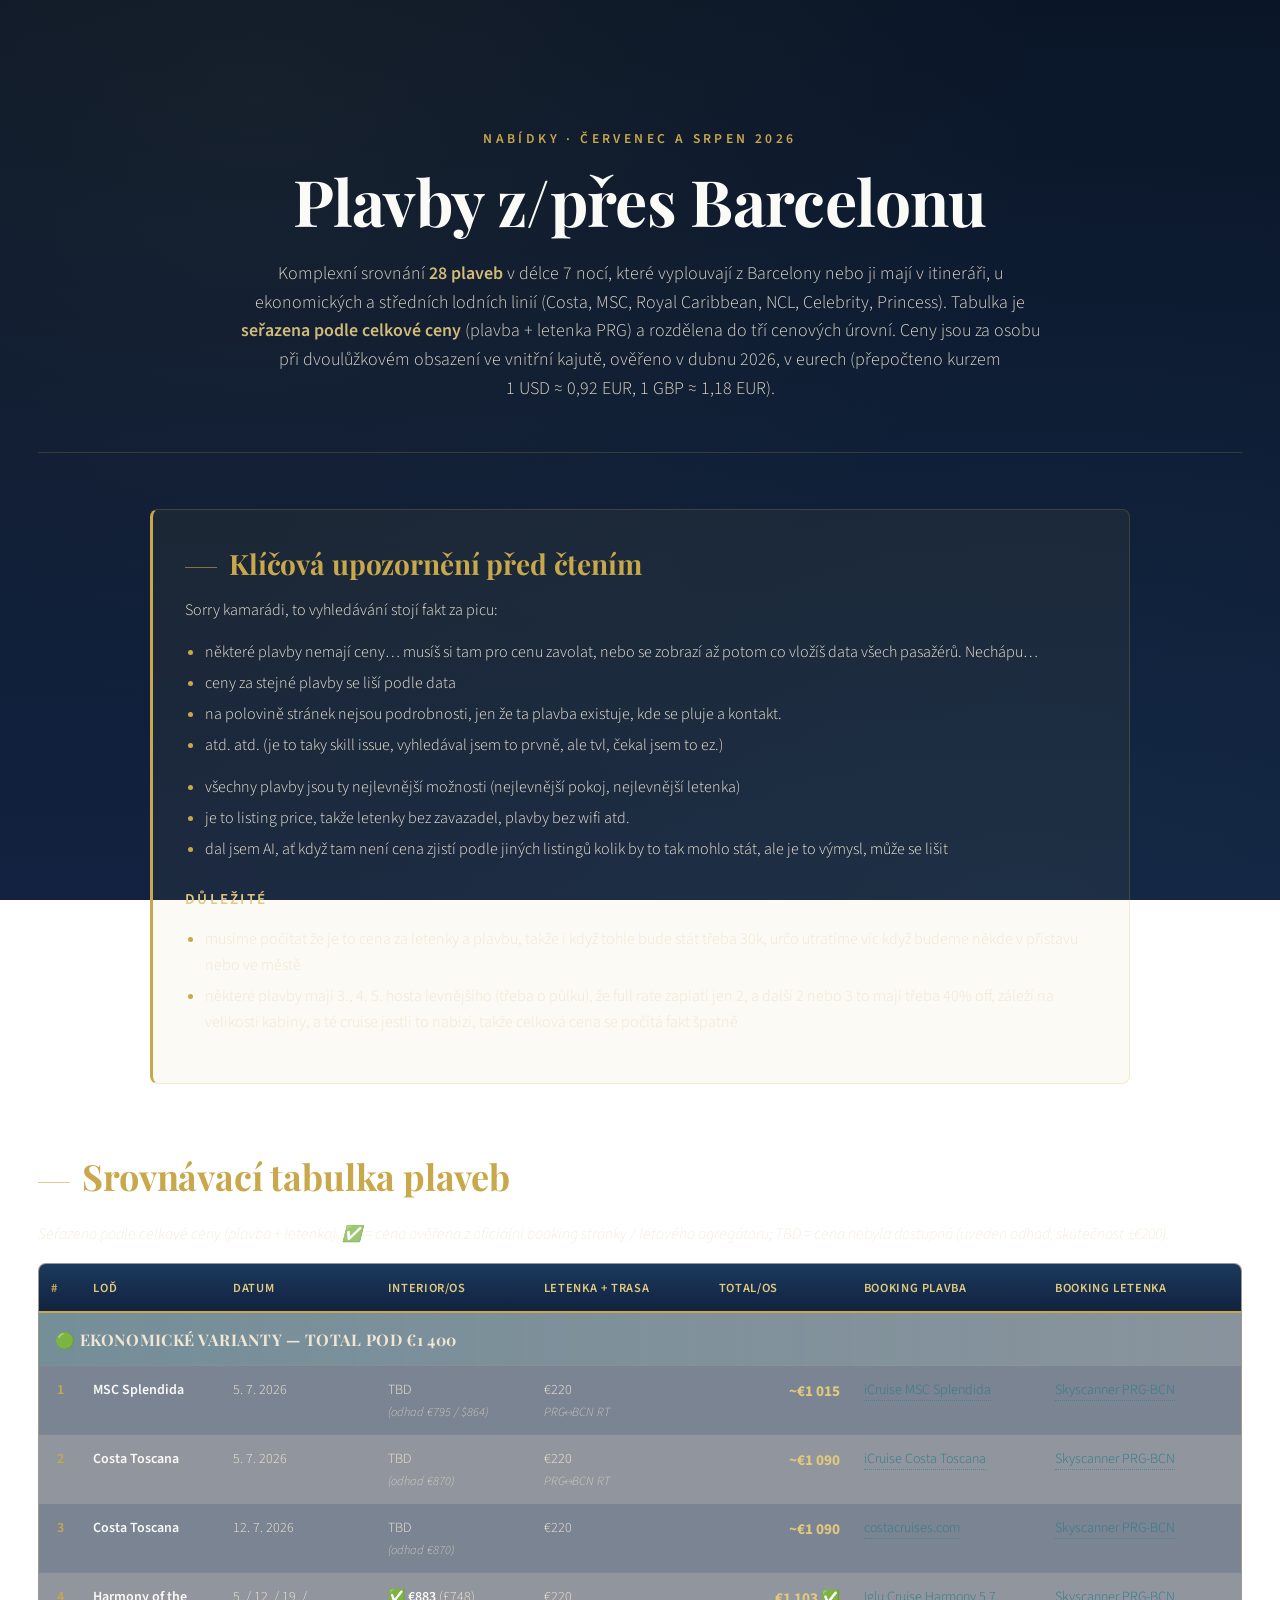
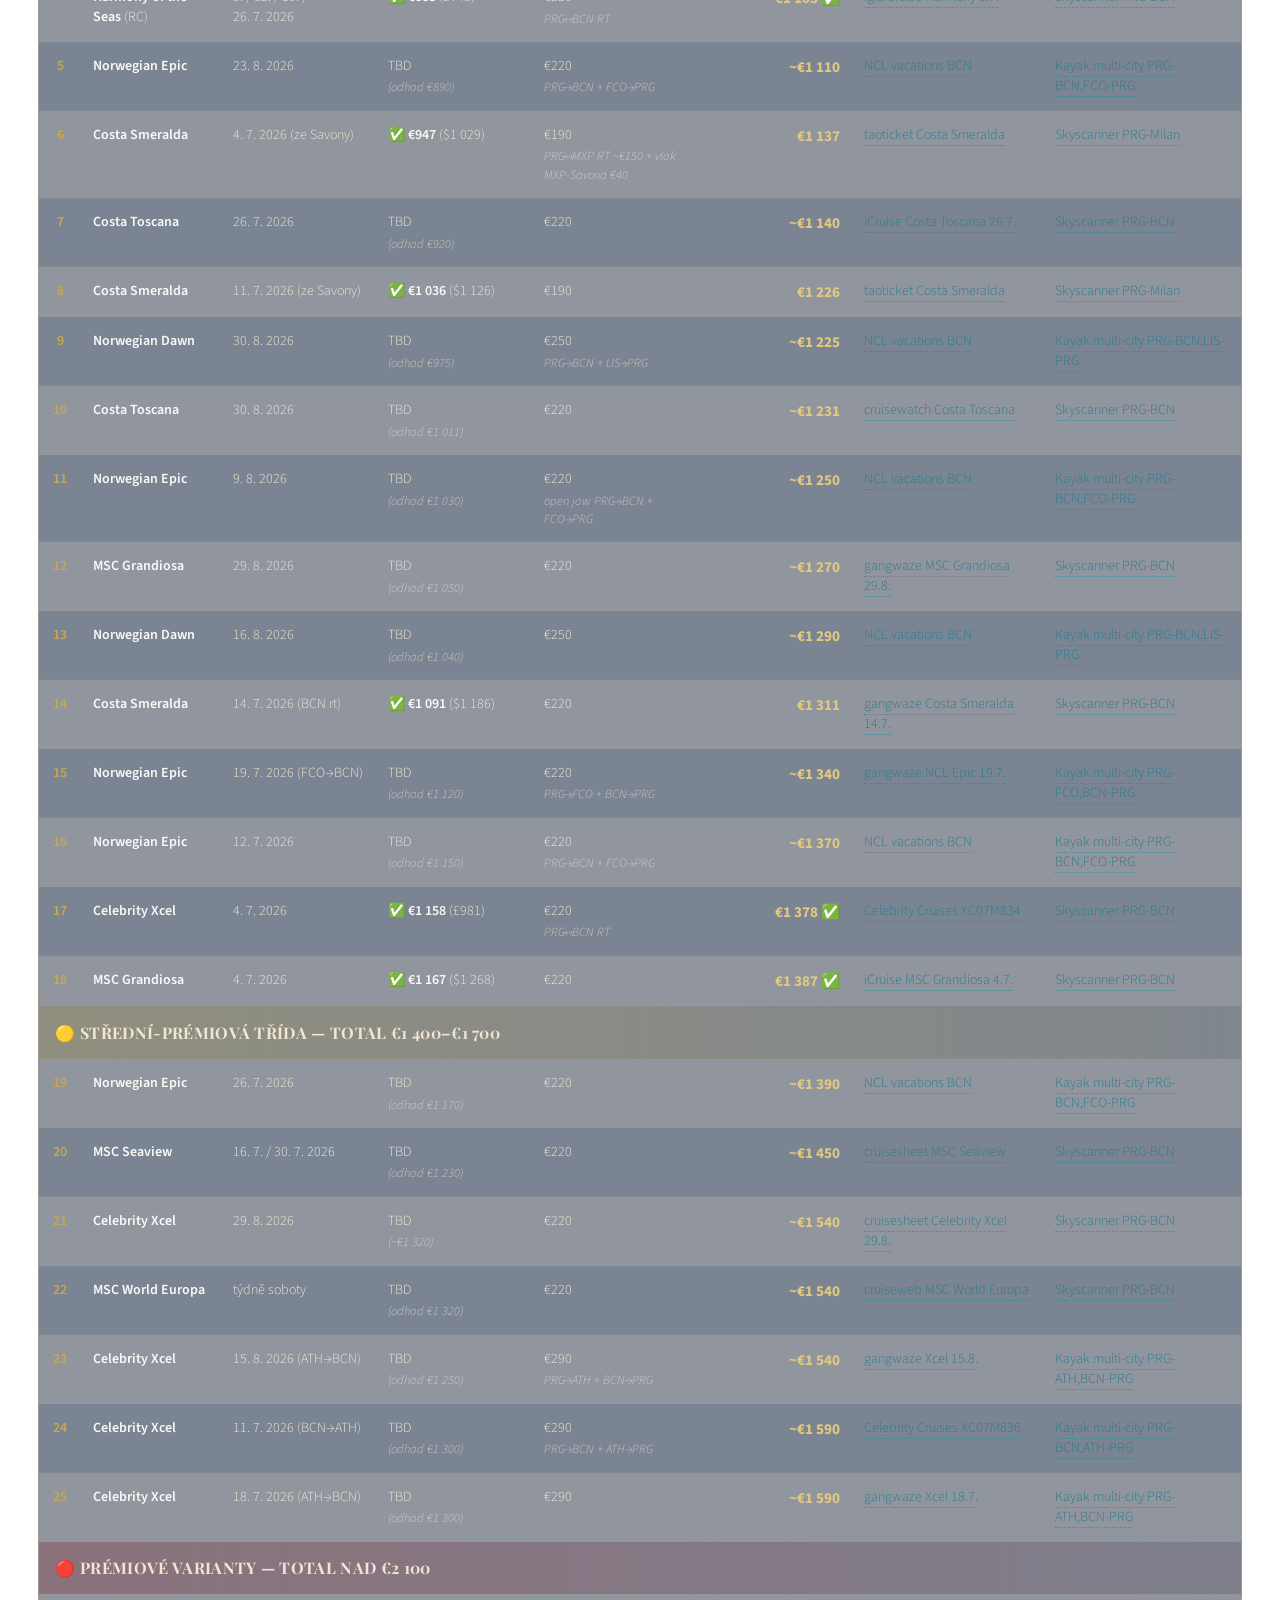
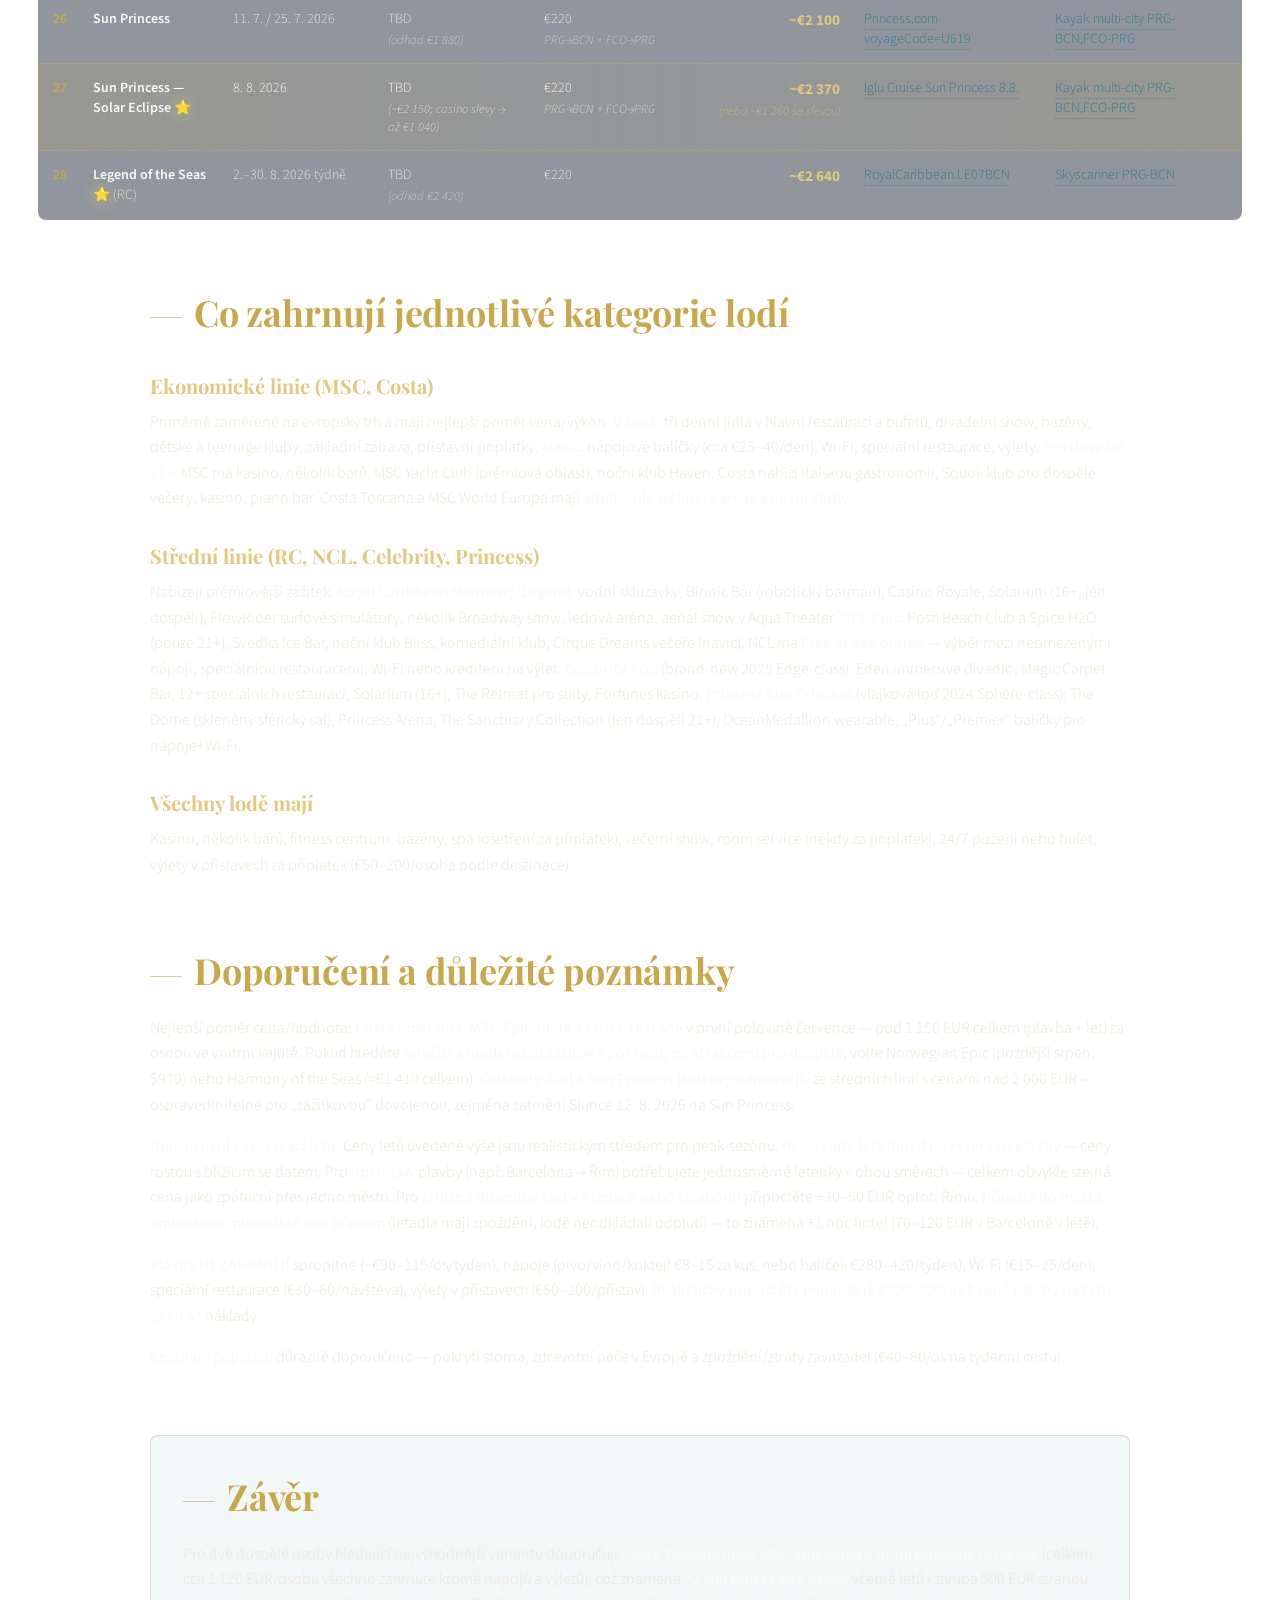
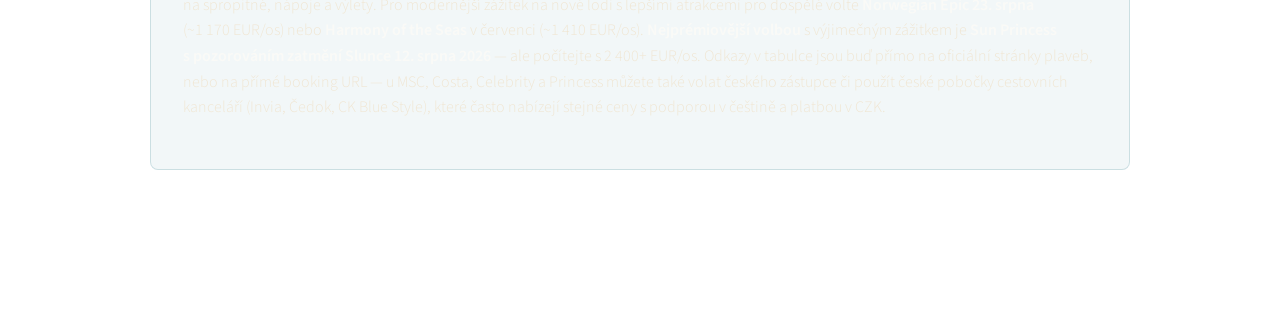
<file: offers.html>
<!doctype html>
<html lang="cs">
  <head>
    <meta charset="UTF-8" />
    <meta name="viewport" content="width=device-width, initial-scale=1.0" />
    <title>Nabídky plaveb — Plavba s chárby</title>
    <link rel="preconnect" href="https://fonts.googleapis.com" />
    <link rel="preconnect" href="https://fonts.gstatic.com" crossorigin />
    <link
      href="https://fonts.googleapis.com/css2?family=Playfair+Display:wght@400;700&family=Source+Sans+3:wght@300;400;600&display=swap"
      rel="stylesheet"
    />
    <link rel="stylesheet" href="offers.css" />
  </head>
  <body>
    <main class="offers">
      <header class="offers__header">
        <p class="offers__eyebrow">Nabídky &middot; červenec a srpen 2026</p>
        <h1 class="offers__title">Plavby z/přes Barcelonu</h1>
        <p class="offers__lead">
          Komplexní srovnání <strong>28 plaveb</strong> v délce 7 nocí, které vyplouvají
          z Barcelony nebo ji mají v itineráři, u ekonomických a středních lodních linií
          (Costa, MSC, Royal Caribbean, NCL, Celebrity, Princess). Tabulka je
          <strong>seřazena podle celkové ceny</strong> (plavba&nbsp;+ letenka PRG) a
          rozdělena do tří cenových úrovní. Ceny jsou za osobu při dvoulůžkovém obsazení ve
          vnitřní kajutě, ověřeno v&nbsp;dubnu&nbsp;2026, v&nbsp;eurech (přepočteno kurzem
          1&nbsp;USD&nbsp;≈&nbsp;0,92&nbsp;EUR, 1&nbsp;GBP&nbsp;≈&nbsp;1,18&nbsp;EUR).
        </p>
      </header>

      <section class="offers__section offers__section--notice">
        <h2 class="offers__section-title">Klíčová upozornění před čtením</h2>
        <p>Sorry kamarádi, to vyhledávání stojí fakt za picu:</p>
        <ul class="offers__notice-list">
          <li>některé plavby nemají ceny&hellip; musíš si tam pro cenu zavolat, nebo se zobrazí až potom co vložíš data všech pasažérů. Nechápu&hellip;</li>
          <li>ceny za stejné plavby se liší podle data</li>
          <li>na polovině stránek nejsou podrobnosti, jen že ta plavba existuje, kde se pluje a kontakt.</li>
          <li>atd. atd. (je to taky skill issue, vyhledával jsem to prvně, ale tvl, čekal jsem to ez.)</li>
        </ul>
        <ul class="offers__notice-list">
          <li>všechny plavby jsou ty nejlevnější možnosti (nejlevnější pokoj, nejlevnější letenka)</li>
          <li>je to listing price, takže letenky bez zavazadel, plavby bez wifi atd.</li>
          <li>dal jsem AI, ať když tam není cena zjistí podle jiných listingů kolik by to tak mohlo stát, ale je to výmysl, může se lišit</li>
        </ul>
        <p class="offers__notice-heading"><strong>DŮLEŽITÉ</strong></p>
        <ul class="offers__notice-list">
          <li>musíme počítat že je to cena za letenky a plavbu, takže i když tohle bude stát třeba 30k, určo utratíme víc když budeme někde v přístavu nebo ve městě</li>
          <li>některé plavby mají 3., 4. 5. hosta levnějšího (třeba o půlku), že full rate zaplatí jen 2, a další 2 nebo 3 to mají třeba 40% off, záleží na velikosti kabiny, a té cruise jestli to nabízí, takže celková cena se počítá fakt špatně</li>
        </ul>
      </section>

      <section class="offers__section">
        <h2 class="offers__section-title">Srovnávací tabulka plaveb</h2>
        <p class="offers__section-hint">Seřazeno podle celkové ceny (plavba + letenka). ✅ = cena ověřena z oficiální booking stránky / letového agregátoru; TBD = cena nebyla dostupná (uveden odhad, skutečnost ±€200).</p>

        <div class="offers__table-wrap">
          <table class="offers__table">
            <thead>
              <tr>
                <th scope="col" class="col-num">#</th>
                <th scope="col" class="col-ship">Loď</th>
                <th scope="col" class="col-date">Datum</th>
                <th scope="col" class="col-interior">Interior/os</th>
                <th scope="col" class="col-flight">Letenka + trasa</th>
                <th scope="col" class="col-total">TOTAL/os</th>
                <th scope="col" class="col-link">Booking plavba</th>
                <th scope="col" class="col-link">Booking letenka</th>
              </tr>
            </thead>
            <tbody>
              <tr class="offers__row--tier">
                <td colspan="8" class="offers__tier offers__tier--eco">🟢 Ekonomické varianty — TOTAL pod €1&nbsp;400</td>
              </tr>
              <tr>
                <td class="col-num">1</td>
                <td><strong>MSC Splendida</strong></td>
                <td>5.&nbsp;7.&nbsp;2026</td>
                <td>TBD <span class="offers__hint">(odhad €795 / $864)</span></td>
                <td>€220 <span class="offers__hint">PRG↔BCN RT</span></td>
                <td class="col-total"><strong>~€1&nbsp;015</strong></td>
                <td><a href="https://www.icruise.com/itineraries/7-night-mediterranean-cruise_msc-splendida_7-5-2026.html" target="_blank" rel="noopener">iCruise MSC Splendida</a></td>
                <td><a href="https://www.skyscanner.net/routes/prg/bcn/prague-to-barcelona.html" target="_blank" rel="noopener">Skyscanner PRG-BCN</a></td>
              </tr>
              <tr>
                <td class="col-num">2</td>
                <td><strong>Costa Toscana</strong></td>
                <td>5.&nbsp;7.&nbsp;2026</td>
                <td>TBD <span class="offers__hint">(odhad €870)</span></td>
                <td>€220 <span class="offers__hint">PRG↔BCN RT</span></td>
                <td class="col-total"><strong>~€1&nbsp;090</strong></td>
                <td><a href="https://www.icruise.com/itineraries/7-night-barcelona-to-barcelona-cruise_costa-toscana_7-5-2026.html" target="_blank" rel="noopener">iCruise Costa Toscana</a></td>
                <td><a href="https://www.skyscanner.net/routes/prg/bcn/prague-to-barcelona.html" target="_blank" rel="noopener">Skyscanner PRG-BCN</a></td>
              </tr>
              <tr>
                <td class="col-num">3</td>
                <td><strong>Costa Toscana</strong></td>
                <td>12.&nbsp;7.&nbsp;2026</td>
                <td>TBD <span class="offers__hint">(odhad €870)</span></td>
                <td>€220</td>
                <td class="col-total"><strong>~€1&nbsp;090</strong></td>
                <td><a href="https://www.costacruises.com/cruises/BCN07A5W/TO07260712.html" target="_blank" rel="noopener">costacruises.com</a></td>
                <td><a href="https://www.skyscanner.net/routes/prg/bcn/prague-to-barcelona.html" target="_blank" rel="noopener">Skyscanner PRG-BCN</a></td>
              </tr>
              <tr>
                <td class="col-num">4</td>
                <td><strong>Harmony of the Seas</strong> (RC)</td>
                <td>5. / 12. / 19. / 26.&nbsp;7.&nbsp;2026</td>
                <td>✅ <strong>€883</strong> (£748)</td>
                <td>€220 <span class="offers__hint">PRG↔BCN RT</span></td>
                <td class="col-total"><strong>€1&nbsp;103</strong> ✅</td>
                <td><a href="https://www.iglucruise.com/harmony-of-the-seas/5th-july-2026_c385424" target="_blank" rel="noopener">Iglu Cruise Harmony 5.7.</a></td>
                <td><a href="https://www.skyscanner.net/routes/prg/bcn/prague-to-barcelona.html" target="_blank" rel="noopener">Skyscanner PRG-BCN</a></td>
              </tr>
              <tr>
                <td class="col-num">5</td>
                <td><strong>Norwegian Epic</strong></td>
                <td>23.&nbsp;8.&nbsp;2026</td>
                <td>TBD <span class="offers__hint">(odhad €890)</span></td>
                <td>€220 <span class="offers__hint">PRG→BCN + FCO→PRG</span></td>
                <td class="col-total"><strong>~€1&nbsp;110</strong></td>
                <td><a href="https://www.ncl.com/vacations?embPorts=BCN" target="_blank" rel="noopener">NCL vacations BCN</a></td>
                <td><a href="https://www.kayak.com/flights/PRG-BCN/2026-08-22/FCO-PRG/2026-08-30" target="_blank" rel="noopener">Kayak multi-city PRG-BCN,FCO-PRG</a></td>
              </tr>
              <tr>
                <td class="col-num">6</td>
                <td><strong>Costa Smeralda</strong></td>
                <td>4.&nbsp;7.&nbsp;2026 (ze Savony)</td>
                <td>✅ <strong>€947</strong> ($1&nbsp;029)</td>
                <td>€190 <span class="offers__hint">PRG↔MXP RT ~€150 + vlak MXP-Savona €40</span></td>
                <td class="col-total"><strong>€1&nbsp;137</strong></td>
                <td><a href="https://www.taoticket.com/en_US/co/costa-cruises/na/costa-smeralda/july" target="_blank" rel="noopener">taoticket Costa Smeralda</a></td>
                <td><a href="https://www.skyscanner.net/routes/prg/mila/prague-to-milan.html" target="_blank" rel="noopener">Skyscanner PRG-Milan</a></td>
              </tr>
              <tr>
                <td class="col-num">7</td>
                <td><strong>Costa Toscana</strong></td>
                <td>26.&nbsp;7.&nbsp;2026</td>
                <td>TBD <span class="offers__hint">(odhad €920)</span></td>
                <td>€220</td>
                <td class="col-total"><strong>~€1&nbsp;140</strong></td>
                <td><a href="https://www.icruise.com/itineraries/7-night-barcelona-to-barcelona-cruise_costa-toscana_7-26-2026.html" target="_blank" rel="noopener">iCruise Costa Toscana 26.7.</a></td>
                <td><a href="https://www.skyscanner.net/routes/prg/bcn/prague-to-barcelona.html" target="_blank" rel="noopener">Skyscanner PRG-BCN</a></td>
              </tr>
              <tr>
                <td class="col-num">8</td>
                <td><strong>Costa Smeralda</strong></td>
                <td>11.&nbsp;7.&nbsp;2026 (ze Savony)</td>
                <td>✅ <strong>€1&nbsp;036</strong> ($1&nbsp;126)</td>
                <td>€190</td>
                <td class="col-total"><strong>€1&nbsp;226</strong></td>
                <td><a href="https://www.taoticket.com/en_US/co/costa-cruises/na/costa-smeralda" target="_blank" rel="noopener">taoticket Costa Smeralda</a></td>
                <td><a href="https://www.skyscanner.net/routes/prg/mila/prague-to-milan.html" target="_blank" rel="noopener">Skyscanner PRG-Milan</a></td>
              </tr>
              <tr>
                <td class="col-num">9</td>
                <td><strong>Norwegian Dawn</strong></td>
                <td>30.&nbsp;8.&nbsp;2026</td>
                <td>TBD <span class="offers__hint">(odhad €975)</span></td>
                <td>€250 <span class="offers__hint">PRG→BCN + LIS→PRG</span></td>
                <td class="col-total"><strong>~€1&nbsp;225</strong></td>
                <td><a href="https://www.ncl.com/vacations?embPorts=BCN" target="_blank" rel="noopener">NCL vacations BCN</a></td>
                <td><a href="https://www.kayak.com/flights/PRG-BCN/2026-08-29/LIS-PRG/2026-09-06" target="_blank" rel="noopener">Kayak multi-city PRG-BCN,LIS-PRG</a></td>
              </tr>
              <tr>
                <td class="col-num">10</td>
                <td><strong>Costa Toscana</strong></td>
                <td>30.&nbsp;8.&nbsp;2026</td>
                <td>TBD <span class="offers__hint">(odhad €1&nbsp;011)</span></td>
                <td>€220</td>
                <td class="col-total"><strong>~€1&nbsp;231</strong></td>
                <td><a href="https://cruisewatch.com/cruise/7-night-western-mediterranean/814028" target="_blank" rel="noopener">cruisewatch Costa Toscana</a></td>
                <td><a href="https://www.skyscanner.net/routes/prg/bcn/prague-to-barcelona.html" target="_blank" rel="noopener">Skyscanner PRG-BCN</a></td>
              </tr>
              <tr>
                <td class="col-num">11</td>
                <td><strong>Norwegian Epic</strong></td>
                <td>9.&nbsp;8.&nbsp;2026</td>
                <td>TBD <span class="offers__hint">(odhad €1&nbsp;030)</span></td>
                <td>€220 <span class="offers__hint">open jaw PRG→BCN + FCO→PRG</span></td>
                <td class="col-total"><strong>~€1&nbsp;250</strong></td>
                <td><a href="https://www.ncl.com/vacations?embPorts=BCN" target="_blank" rel="noopener">NCL vacations BCN</a></td>
                <td><a href="https://www.kayak.com/flights/PRG-BCN/2026-08-08/FCO-PRG/2026-08-16" target="_blank" rel="noopener">Kayak multi-city PRG-BCN,FCO-PRG</a></td>
              </tr>
              <tr>
                <td class="col-num">12</td>
                <td><strong>MSC Grandiosa</strong></td>
                <td>29.&nbsp;8.&nbsp;2026</td>
                <td>TBD <span class="offers__hint">(odhad €1&nbsp;050)</span></td>
                <td>€220</td>
                <td class="col-total"><strong>~€1&nbsp;270</strong></td>
                <td><a href="https://gangwaze.com/cruise-lines/msc-cruises/msc-grandiosa/2026-08-29/7-nights" target="_blank" rel="noopener">gangwaze MSC Grandiosa 29.8.</a></td>
                <td><a href="https://www.skyscanner.net/routes/prg/bcn/prague-to-barcelona.html" target="_blank" rel="noopener">Skyscanner PRG-BCN</a></td>
              </tr>
              <tr>
                <td class="col-num">13</td>
                <td><strong>Norwegian Dawn</strong></td>
                <td>16.&nbsp;8.&nbsp;2026</td>
                <td>TBD <span class="offers__hint">(odhad €1&nbsp;040)</span></td>
                <td>€250</td>
                <td class="col-total"><strong>~€1&nbsp;290</strong></td>
                <td><a href="https://www.ncl.com/vacations?embPorts=BCN" target="_blank" rel="noopener">NCL vacations BCN</a></td>
                <td><a href="https://www.kayak.com/flights/PRG-BCN/2026-08-15/LIS-PRG/2026-08-23" target="_blank" rel="noopener">Kayak multi-city PRG-BCN,LIS-PRG</a></td>
              </tr>
              <tr>
                <td class="col-num">14</td>
                <td><strong>Costa Smeralda</strong></td>
                <td>14.&nbsp;7.&nbsp;2026 (BCN&nbsp;rt)</td>
                <td>✅ <strong>€1&nbsp;091</strong> ($1&nbsp;186)</td>
                <td>€220</td>
                <td class="col-total"><strong>€1&nbsp;311</strong></td>
                <td><a href="https://gangwaze.com/cruise-lines/costa-cruises/costa-smeralda/2026-07-14/7-nights" target="_blank" rel="noopener">gangwaze Costa Smeralda 14.7.</a></td>
                <td><a href="https://www.skyscanner.net/routes/prg/bcn/prague-to-barcelona.html" target="_blank" rel="noopener">Skyscanner PRG-BCN</a></td>
              </tr>
              <tr>
                <td class="col-num">15</td>
                <td><strong>Norwegian Epic</strong></td>
                <td>19.&nbsp;7.&nbsp;2026 (FCO→BCN)</td>
                <td>TBD <span class="offers__hint">(odhad €1&nbsp;120)</span></td>
                <td>€220 <span class="offers__hint">PRG→FCO + BCN→PRG</span></td>
                <td class="col-total"><strong>~€1&nbsp;340</strong></td>
                <td><a href="https://gangwaze.com/cruise-lines/norwegian-cruise-line/norwegian-epic/2026-07-19/7-nights" target="_blank" rel="noopener">gangwaze NCL Epic 19.7.</a></td>
                <td><a href="https://www.kayak.com/flights/PRG-FCO/2026-07-18/BCN-PRG/2026-07-26" target="_blank" rel="noopener">Kayak multi-city PRG-FCO,BCN-PRG</a></td>
              </tr>
              <tr>
                <td class="col-num">16</td>
                <td><strong>Norwegian Epic</strong></td>
                <td>12.&nbsp;7.&nbsp;2026</td>
                <td>TBD <span class="offers__hint">(odhad €1&nbsp;150)</span></td>
                <td>€220 <span class="offers__hint">PRG→BCN + FCO→PRG</span></td>
                <td class="col-total"><strong>~€1&nbsp;370</strong></td>
                <td><a href="https://www.ncl.com/vacations?embPorts=BCN" target="_blank" rel="noopener">NCL vacations BCN</a></td>
                <td><a href="https://www.kayak.com/flights/PRG-BCN/2026-07-11/FCO-PRG/2026-07-19" target="_blank" rel="noopener">Kayak multi-city PRG-BCN,FCO-PRG</a></td>
              </tr>
              <tr>
                <td class="col-num">17</td>
                <td><strong>Celebrity Xcel</strong></td>
                <td>4.&nbsp;7.&nbsp;2026</td>
                <td>✅ <strong>€1&nbsp;158</strong> (£981)</td>
                <td>€220 <span class="offers__hint">PRG↔BCN RT</span></td>
                <td class="col-total"><strong>€1&nbsp;378</strong> ✅</td>
                <td><a href="https://www.celebritycruises.com/itinerary/7-night-italy-spain-french-riviera-from-barcelona-on-xcel-XC07M834" target="_blank" rel="noopener">Celebrity Cruises XC07M834</a></td>
                <td><a href="https://www.skyscanner.net/routes/prg/bcn/prague-to-barcelona.html" target="_blank" rel="noopener">Skyscanner PRG-BCN</a></td>
              </tr>
              <tr>
                <td class="col-num">18</td>
                <td><strong>MSC Grandiosa</strong></td>
                <td>4.&nbsp;7.&nbsp;2026</td>
                <td>✅ <strong>€1&nbsp;167</strong> ($1&nbsp;268)</td>
                <td>€220</td>
                <td class="col-total"><strong>€1&nbsp;387</strong> ✅</td>
                <td><a href="https://www.icruise.com/itineraries/7-night-mediterranean-cruise_msc-grandiosa_7-4-2026.html" target="_blank" rel="noopener">iCruise MSC Grandiosa 4.7.</a></td>
                <td><a href="https://www.skyscanner.net/routes/prg/bcn/prague-to-barcelona.html" target="_blank" rel="noopener">Skyscanner PRG-BCN</a></td>
              </tr>
              <tr class="offers__row--tier">
                <td colspan="8" class="offers__tier offers__tier--mid">🟡 Střední-prémiová třída — TOTAL €1&nbsp;400–€1&nbsp;700</td>
              </tr>
              <tr>
                <td class="col-num">19</td>
                <td><strong>Norwegian Epic</strong></td>
                <td>26.&nbsp;7.&nbsp;2026</td>
                <td>TBD <span class="offers__hint">(odhad €1&nbsp;170)</span></td>
                <td>€220</td>
                <td class="col-total"><strong>~€1&nbsp;390</strong></td>
                <td><a href="https://www.ncl.com/vacations?embPorts=BCN" target="_blank" rel="noopener">NCL vacations BCN</a></td>
                <td><a href="https://www.kayak.com/flights/PRG-BCN/2026-07-25/FCO-PRG/2026-08-02" target="_blank" rel="noopener">Kayak multi-city PRG-BCN,FCO-PRG</a></td>
              </tr>
              <tr>
                <td class="col-num">20</td>
                <td><strong>MSC Seaview</strong></td>
                <td>16.&nbsp;7. / 30.&nbsp;7.&nbsp;2026</td>
                <td>TBD <span class="offers__hint">(odhad €1&nbsp;230)</span></td>
                <td>€220</td>
                <td class="col-total"><strong>~€1&nbsp;450</strong></td>
                <td><a href="https://cruisesheet.com/msc-seaview-7-night-barcelona-roundtrip-july-16-2026" target="_blank" rel="noopener">cruisesheet MSC Seaview</a></td>
                <td><a href="https://www.skyscanner.net/routes/prg/bcn/prague-to-barcelona.html" target="_blank" rel="noopener">Skyscanner PRG-BCN</a></td>
              </tr>
              <tr>
                <td class="col-num">21</td>
                <td><strong>Celebrity Xcel</strong></td>
                <td>29.&nbsp;8.&nbsp;2026</td>
                <td>TBD <span class="offers__hint">(~€1&nbsp;320)</span></td>
                <td>€220</td>
                <td class="col-total"><strong>~€1&nbsp;540</strong></td>
                <td><a href="https://cruisesheet.com/celebrity-xcel-7-night-barcelona-roundtrip-august-29-2026" target="_blank" rel="noopener">cruisesheet Celebrity Xcel 29.8.</a></td>
                <td><a href="https://www.skyscanner.net/routes/prg/bcn/prague-to-barcelona.html" target="_blank" rel="noopener">Skyscanner PRG-BCN</a></td>
              </tr>
              <tr>
                <td class="col-num">22</td>
                <td><strong>MSC World Europa</strong></td>
                <td>týdně soboty</td>
                <td>TBD <span class="offers__hint">(odhad €1&nbsp;320)</span></td>
                <td>€220</td>
                <td class="col-total"><strong>~€1&nbsp;540</strong></td>
                <td><a href="https://cruiseweb.com/cruise-lines/msc-cruises/ship-msc-world-europa/7-night-mediterranean-western-cruise-departs-barcelona-spain" target="_blank" rel="noopener">cruiseweb MSC World Europa</a></td>
                <td><a href="https://www.skyscanner.net/routes/prg/bcn/prague-to-barcelona.html" target="_blank" rel="noopener">Skyscanner PRG-BCN</a></td>
              </tr>
              <tr>
                <td class="col-num">23</td>
                <td><strong>Celebrity Xcel</strong></td>
                <td>15.&nbsp;8.&nbsp;2026 (ATH→BCN)</td>
                <td>TBD <span class="offers__hint">(odhad €1&nbsp;250)</span></td>
                <td>€290 <span class="offers__hint">PRG→ATH + BCN→PRG</span></td>
                <td class="col-total"><strong>~€1&nbsp;540</strong></td>
                <td><a href="https://gangwaze.com/cruise-lines/celebrity-cruises/celebrity-xcel/2026-08-15/7-nights" target="_blank" rel="noopener">gangwaze Xcel 15.8.</a></td>
                <td><a href="https://www.kayak.com/flights/PRG-ATH/2026-08-14/BCN-PRG/2026-08-22" target="_blank" rel="noopener">Kayak multi-city PRG-ATH,BCN-PRG</a></td>
              </tr>
              <tr>
                <td class="col-num">24</td>
                <td><strong>Celebrity Xcel</strong></td>
                <td>11.&nbsp;7.&nbsp;2026 (BCN→ATH)</td>
                <td>TBD <span class="offers__hint">(odhad €1&nbsp;300)</span></td>
                <td>€290 <span class="offers__hint">PRG→BCN + ATH→PRG</span></td>
                <td class="col-total"><strong>~€1&nbsp;590</strong></td>
                <td><a href="https://www.celebritycruises.com/itinerary/7-night-greece-malta-turkey-from-barcelona-on-xcel-XC07M836" target="_blank" rel="noopener">Celebrity Cruises XC07M836</a></td>
                <td><a href="https://www.kayak.com/flights/PRG-BCN/2026-07-10/ATH-PRG/2026-07-18" target="_blank" rel="noopener">Kayak multi-city PRG-BCN,ATH-PRG</a></td>
              </tr>
              <tr>
                <td class="col-num">25</td>
                <td><strong>Celebrity Xcel</strong></td>
                <td>18.&nbsp;7.&nbsp;2026 (ATH→BCN)</td>
                <td>TBD <span class="offers__hint">(odhad €1&nbsp;300)</span></td>
                <td>€290</td>
                <td class="col-total"><strong>~€1&nbsp;590</strong></td>
                <td><a href="https://gangwaze.com/cruise-lines/celebrity-cruises/celebrity-xcel/2026-07-18/7-nights" target="_blank" rel="noopener">gangwaze Xcel 18.7.</a></td>
                <td><a href="https://www.kayak.com/flights/PRG-ATH/2026-07-17/BCN-PRG/2026-07-25" target="_blank" rel="noopener">Kayak multi-city PRG-ATH,BCN-PRG</a></td>
              </tr>
              <tr class="offers__row--tier">
                <td colspan="8" class="offers__tier offers__tier--premium">🔴 Prémiové varianty — TOTAL nad €2&nbsp;100</td>
              </tr>
              <tr>
                <td class="col-num">26</td>
                <td><strong>Sun Princess</strong></td>
                <td>11.&nbsp;7. / 25.&nbsp;7.&nbsp;2026</td>
                <td>TBD <span class="offers__hint">(odhad €1&nbsp;880)</span></td>
                <td>€220 <span class="offers__hint">PRG→BCN + FCO→PRG</span></td>
                <td class="col-total"><strong>~€2&nbsp;100</strong></td>
                <td><a href="https://www.princess.com/cruise-search/details/?voyageCode=U619" target="_blank" rel="noopener">Princess.com voyageCode=U619</a></td>
                <td><a href="https://www.kayak.com/flights/PRG-BCN/2026-07-10/FCO-PRG/2026-07-18" target="_blank" rel="noopener">Kayak multi-city PRG-BCN,FCO-PRG</a></td>
              </tr>
              <tr class="offers__row--featured">
                <td class="col-num">27</td>
                <td><strong>Sun Princess — Solar Eclipse</strong> <span class="offers__star">⭐</span></td>
                <td>8.&nbsp;8.&nbsp;2026</td>
                <td>TBD <span class="offers__hint">(~€2&nbsp;150; casino slevy → až €1&nbsp;040)</span></td>
                <td>€220 <span class="offers__hint">PRG→BCN + FCO→PRG</span></td>
                <td class="col-total"><strong>~€2&nbsp;370</strong> <span class="offers__hint">(nebo ~€1&nbsp;260 se slevou)</span></td>
                <td><a href="https://www.iglucruise.com/sun-princess/8th-august-2026_c368484" target="_blank" rel="noopener">Iglu Cruise Sun Princess 8.8.</a></td>
                <td><a href="https://www.kayak.com/flights/PRG-BCN/2026-08-07/FCO-PRG/2026-08-15" target="_blank" rel="noopener">Kayak multi-city PRG-BCN,FCO-PRG</a></td>
              </tr>
              <tr>
                <td class="col-num">28</td>
                <td><strong>Legend of the Seas</strong> <span class="offers__star">⭐</span> (RC)</td>
                <td>2.–30.&nbsp;8.&nbsp;2026 týdně</td>
                <td>TBD <span class="offers__hint">(odhad €2&nbsp;420)</span></td>
                <td>€220</td>
                <td class="col-total"><strong>~€2&nbsp;640</strong></td>
                <td><a href="https://www.royalcaribbean.com/cruises/itinerary/7-night-western-mediterranean-from-barcelona-on-legend/LE07BCN-1230259968" target="_blank" rel="noopener">RoyalCaribbean LE07BCN</a></td>
                <td><a href="https://www.skyscanner.net/routes/prg/bcn/prague-to-barcelona.html" target="_blank" rel="noopener">Skyscanner PRG-BCN</a></td>
              </tr>
            </tbody>
          </table>
        </div>
      </section>

      <section class="offers__section">
        <h2 class="offers__section-title">Co zahrnují jednotlivé kategorie lodí</h2>

        <h3 class="offers__subtitle">Ekonomické linie (MSC, Costa)</h3>
        <p>
          Primárně zaměřené na evropský trh a mají nejlepší poměr cena/výkon.
          <strong>V&nbsp;ceně:</strong> tři denní jídla v&nbsp;hlavní restauraci a bufetu,
          divadelní show, bazény, dětské a teenage kluby, základní zábava, přístavní poplatky.
          <strong>Navíc:</strong> nápojové balíčky (cca €25–40/den), Wi-Fi, speciální restaurace,
          výlety. <strong>Pro dospělé 21+:</strong> MSC má kasino, několik barů, MSC Yacht Club
          (prémiová oblast), noční klub Haven. Costa nabízí italskou gastronomii, Squok klub
          pro dospělé večery, kasino, piano bar. Costa Toscana a MSC World Europa mají
          <strong>adult-only wellness areas a noční kluby</strong>.
        </p>

        <h3 class="offers__subtitle">Střední linie (RC, NCL, Celebrity, Princess)</h3>
        <p>
          Nabízejí prémiovější zážitek. <strong>Royal Caribbean Harmony/Legend:</strong>
          vodní skluzavky, Bionic Bar (robotický barman), Casino Royale, Solarium (16+, jen
          dospělí), FlowRider surfové simulátory, několik Broadway show, ledová aréna, aerial
          show v&nbsp;Aqua Theater. <strong>NCL Epic:</strong> Posh Beach Club a Spice H2O
          (pouze 21+), Svedka Ice Bar, noční klub Bliss, komediální klub, Cirque Dreams večeře
          (navíc). NCL má <strong>Free at Sea promo</strong> — výběr mezi neomezenými nápoji,
          speciálními restauracemi, Wi-Fi nebo kreditem na výlet. <strong>Celebrity Xcel</strong>
          (brand-new 2025 Edge-class): Eden immersive divadlo, Magic Carpet Bar, 12+ speciálních
          restaurací, Solarium (16+), The Retreat pro suity, Fortunes kasino.
          <strong>Princess Sun Princess</strong> (vlajková loď 2024 Sphere-class): The Dome
          (skleněný sférický sál), Princess Arena, The Sanctuary Collection (jen dospělí 21+),
          OceanMedallion wearable, „Plus"/„Premier" balíčky pro nápoje+Wi-Fi.
        </p>

        <h3 class="offers__subtitle">Všechny lodě mají</h3>
        <p>
          Kasino, několik barů, fitness centrum, bazény, spa (ošetření za příplatek), večerní
          show, room service (někdy za poplatek), 24/7 pizzerii nebo bufet, výlety
          v&nbsp;přístavech za příplatek (€50–200/osoba podle destinace).
        </p>
      </section>

      <section class="offers__section">
        <h2 class="offers__section-title">Doporučení a důležité poznámky</h2>
        <p>
          Nejlepší poměr cena/hodnota: <strong>Costa Smeralda, MSC Splendida a Costa
          Toscana</strong> v&nbsp;první polovině července — pod 1&nbsp;150&nbsp;EUR celkem
          (plavba + let) za osobu ve vnitřní kajutě. Pokud hledáte
          <strong>novější a modernější zážitek s&nbsp;pokročilými atrakcemi pro dospělé</strong>,
          volte Norwegian Epic (pozdější srpen, $970) nebo Harmony of the Seas
          (≈€1&nbsp;410 celkem). <strong>Celebrity Xcel a Sun Princess jsou nejprémiovější</strong>
          ze středních linií s&nbsp;cenami nad 2&nbsp;000&nbsp;EUR — ospravedlnitelné pro
          „zážitkovou" dovolenou, zejména zatmění Slunce 12.&nbsp;8.&nbsp;2026 na Sun Princess.
        </p>
        <p>
          <strong>Upozornění k&nbsp;rezervaci letů:</strong> Ceny letů uvedené výše jsou
          realistickým středem pro peak-sezónu. <strong>Rezervujte lety ihned po rezervaci
          plavby</strong> — ceny rostou s&nbsp;blížícím se datem. Pro <strong>open-jaw</strong>
          plavby (např. Barcelona → Řím) potřebujete jednosměrné letenky v&nbsp;obou směrech
          — celkem obvykle stejná cena jako zpáteční přes jedno město. Pro
          <strong>cruise s&nbsp;disembarkací v&nbsp;Aténách nebo Lisabonu</strong> připočtěte
          +30–50&nbsp;EUR oproti Římu. <strong>Přijeďte do města embarkace minimálně den
          předem</strong> (letadla mají zpoždění, lodě neodkládají odplutí) — to znamená
          +1&nbsp;noc hotel (70–120&nbsp;EUR v&nbsp;Barceloně v&nbsp;létě).
        </p>
        <p>
          <strong>Plavby NEZAHRNUJÍ</strong> spropitné (~€90–115/os/týden), nápoje
          (pivo/víno/koktejl €8–15 za kus, nebo balíček €280–420/týden), Wi-Fi (€15–25/den),
          speciální restaurace (€30–60/návštěva), výlety v&nbsp;přístavech (€50–200/přístav).
          <strong>Realisticky připočtěte minimálně €300–500/os k&nbsp;ceně plavby na tyto
          „extra"</strong> náklady.
        </p>
        <p>
          <strong>Cestovní pojištění</strong> důrazně doporučeno — pokrytí storna, zdravotní
          péče v&nbsp;Evropě a zpoždění/ztráty zavazadel (€40–80/os na týdenní cestu).
        </p>
      </section>

      <section class="offers__section offers__section--final">
        <h2 class="offers__section-title">Závěr</h2>
        <p>
          Pro dvě dospělé osoby hledající nejvýhodnější variantu doporučuji
          <strong>Costa Toscana nebo MSC Splendida v&nbsp;první polovině července</strong>
          (celkem cca 1&nbsp;120&nbsp;EUR/osobu všechno zahrnuté kromě nápojů a výletů), což
          znamená <strong>~2&nbsp;800&nbsp;EUR za dvě osoby</strong> včetně letů i zhruba
          500&nbsp;EUR stranou na spropitné, nápoje a výlety. Pro modernější zážitek na
          nové lodi s&nbsp;lepšími atrakcemi pro dospělé volte <strong>Norwegian Epic
          23.&nbsp;srpna</strong> (~1&nbsp;170&nbsp;EUR/os) nebo
          <strong>Harmony of the Seas</strong> v&nbsp;červenci (~1&nbsp;410&nbsp;EUR/os).
          <strong>Nejprémiovější volbou</strong> s&nbsp;výjimečným zážitkem je
          <strong>Sun Princess s&nbsp;pozorováním zatmění Slunce 12.&nbsp;srpna 2026</strong>
          — ale počítejte s&nbsp;2&nbsp;400+&nbsp;EUR/os. Odkazy v&nbsp;tabulce jsou buď přímo
          na oficiální stránky plaveb, nebo na přímé booking URL — u&nbsp;MSC, Costa, Celebrity
          a Princess můžete také volat českého zástupce či použít české pobočky cestovních
          kanceláří (Invia, Čedok, CK Blue Style), které často nabízejí stejné ceny
          s&nbsp;podporou v&nbsp;češtině a platbou v&nbsp;CZK.
        </p>
      </section>
    </main>
  </body>
</html>
</file>
<file: offers.css>
:root {
  --color-navy-deep: #0a1628;
  --color-navy: #122240;
  --color-navy-light: #1b3a5c;
  --color-gold: #c9a84c;
  --color-gold-light: #e2c97e;
  --color-cream: #f0e6d3;
  --color-white: #fafaf7;
  --color-sea-accent: #2e7d8c;
  --font-heading: 'Playfair Display', Georgia, serif;
  --font-body: 'Source Sans 3', system-ui, -apple-system, sans-serif;
}

* {
  box-sizing: border-box;
}

html {
  scroll-behavior: smooth;
}

body {
  margin: 0;
  padding: 0;
  min-height: 100vh;
  font-family: var(--font-body);
  font-weight: 300;
  color: var(--color-cream);
  line-height: 1.6;
  background:
    radial-gradient(ellipse at 20% 10%, rgba(201, 168, 76, 0.06), transparent 55%),
    radial-gradient(ellipse at 80% 100%, rgba(46, 125, 140, 0.08), transparent 60%),
    linear-gradient(180deg, var(--color-navy-deep) 0%, var(--color-navy) 100%);
  background-attachment: fixed;
}

.offers {
  max-width: 1400px;
  margin: 0 auto;
  padding: clamp(2rem, 5vw, 4rem) clamp(1rem, 3vw, 2.5rem) 6rem;
}

/* --- Header --- */

.offers__header {
  text-align: center;
  padding: clamp(2rem, 6vw, 4rem) 0 clamp(1.5rem, 4vw, 3rem);
  border-bottom: 1px solid rgba(201, 168, 76, 0.2);
  margin-bottom: clamp(2rem, 5vw, 3.5rem);
}

.offers__eyebrow {
  font-size: 0.85rem;
  letter-spacing: 0.25em;
  text-transform: uppercase;
  color: var(--color-gold);
  margin: 0 0 1rem;
  font-weight: 600;
}

.offers__title {
  font-family: var(--font-heading);
  font-weight: 700;
  color: var(--color-white);
  font-size: clamp(2.25rem, 5.5vw, 4rem);
  line-height: 1.1;
  margin: 0 0 1.5rem;
  letter-spacing: -0.01em;
}

.offers__lead {
  max-width: 820px;
  margin: 0 auto;
  font-size: clamp(1rem, 1.4vw, 1.125rem);
  color: var(--color-cream);
  opacity: 0.92;
}

.offers__lead strong {
  color: var(--color-gold-light);
  font-weight: 600;
}

/* --- Sections --- */

.offers__section {
  max-width: 980px;
  margin: 0 auto clamp(2.5rem, 5vw, 4rem);
}

.offers__section:has(.offers__table-wrap) {
  max-width: 100%;
}

.offers__section-title {
  font-family: var(--font-heading);
  font-weight: 700;
  font-size: clamp(1.5rem, 3vw, 2.25rem);
  color: var(--color-gold);
  margin: 0 0 1rem;
  letter-spacing: -0.005em;
}

.offers__section-title::before {
  content: '';
  display: inline-block;
  width: 32px;
  height: 1px;
  background: var(--color-gold);
  vertical-align: middle;
  margin-right: 0.75rem;
  opacity: 0.6;
}

.offers__section-hint {
  font-size: 0.95rem;
  opacity: 0.75;
  margin: 0 0 1.5rem;
  font-style: italic;
}

.offers__subtitle {
  font-family: var(--font-heading);
  font-weight: 700;
  font-size: 1.25rem;
  color: var(--color-gold-light);
  margin: 1.75rem 0 0.5rem;
}

.offers__section p {
  margin: 0 0 1rem;
  font-size: 1rem;
}

.offers__section p strong {
  color: var(--color-white);
  font-weight: 600;
}

.offers__section--notice {
  background: rgba(201, 168, 76, 0.06);
  border: 1px solid rgba(201, 168, 76, 0.2);
  border-left: 3px solid var(--color-gold);
  border-radius: 8px;
  padding: clamp(1.25rem, 3vw, 2rem);
}

.offers__section--notice .offers__section-title {
  font-size: clamp(1.25rem, 2.5vw, 1.75rem);
  margin-bottom: 0.75rem;
}

.offers__notice-list {
  margin: 0 0 1rem;
  padding-left: 1.25rem;
  font-size: 1rem;
  color: var(--color-cream);
}

.offers__notice-list li {
  margin: 0.35rem 0;
  line-height: 1.6;
}

.offers__notice-list li::marker {
  color: var(--color-gold);
}

.offers__notice-heading {
  margin-top: 1.5rem !important;
  letter-spacing: 0.15em;
  color: var(--color-gold-light) !important;
  font-size: 0.95rem !important;
}

.offers__notice-heading strong {
  color: var(--color-gold-light) !important;
}

.offers__section--final {
  background: rgba(46, 125, 140, 0.06);
  border: 1px solid rgba(46, 125, 140, 0.2);
  border-radius: 8px;
  padding: clamp(1.25rem, 3vw, 2rem);
}

/* --- Table --- */

.offers__table-wrap {
  overflow-x: auto;
  border: 1px solid rgba(201, 168, 76, 0.18);
  border-radius: 8px;
  background: rgba(10, 22, 40, 0.45);
  -webkit-overflow-scrolling: touch;
}

.offers__table-wrap::-webkit-scrollbar {
  height: 10px;
}

.offers__table-wrap::-webkit-scrollbar-track {
  background: rgba(0, 0, 0, 0.25);
}

.offers__table-wrap::-webkit-scrollbar-thumb {
  background: rgba(201, 168, 76, 0.4);
  border-radius: 10px;
}

.offers__table {
  width: 100%;
  min-width: 1200px;
  border-collapse: collapse;
  font-size: 0.875rem;
  line-height: 1.45;
}

.offers__table thead {
  background: linear-gradient(180deg, var(--color-navy-light), var(--color-navy));
  position: sticky;
  top: 0;
  z-index: 2;
}

.offers__table th {
  text-align: left;
  padding: 0.9rem 0.75rem;
  font-family: var(--font-body);
  font-weight: 600;
  font-size: 0.78rem;
  letter-spacing: 0.05em;
  text-transform: uppercase;
  color: var(--color-gold-light);
  border-bottom: 2px solid var(--color-gold);
  white-space: nowrap;
  vertical-align: bottom;
}

.offers__table td {
  padding: 0.85rem 0.75rem;
  vertical-align: top;
  border-bottom: 1px solid rgba(201, 168, 76, 0.08);
  color: var(--color-cream);
}

.offers__table tbody tr:nth-child(even) {
  background: rgba(27, 58, 92, 0.18);
}

.offers__table tbody tr:hover {
  background: rgba(201, 168, 76, 0.08);
}

.offers__table tbody tr:last-child td {
  border-bottom: none;
}

.offers__table strong {
  color: var(--color-white);
  font-weight: 600;
}

.offers__table a {
  color: var(--color-sea-accent);
  text-decoration: none;
  border-bottom: 1px dotted rgba(46, 125, 140, 0.6);
  word-break: break-word;
  transition: color 0.2s ease, border-color 0.2s ease;
}

.offers__table a:hover {
  color: var(--color-gold-light);
  border-bottom-color: var(--color-gold-light);
}

/* Column-specific widths and alignment */

.col-num {
  text-align: center;
  font-variant-numeric: tabular-nums;
  color: var(--color-gold) !important;
  font-weight: 600;
  width: 42px;
  min-width: 42px;
}

.col-nights {
  text-align: center;
  font-variant-numeric: tabular-nums;
  width: 60px;
  min-width: 60px;
}

.col-total {
  text-align: right;
  font-variant-numeric: tabular-nums;
  white-space: nowrap;
  color: var(--color-gold-light) !important;
  font-size: 0.95rem;
}

.col-total strong {
  color: var(--color-gold-light);
  font-weight: 700;
}

.col-line,
.col-ship {
  white-space: nowrap;
}

.col-interior,
.col-balcony,
.col-flight {
  white-space: normal;
  min-width: 130px;
}

.col-ports {
  min-width: 280px;
  font-size: 0.82rem;
  line-height: 1.5;
}

.col-date {
  min-width: 150px;
  font-size: 0.82rem;
}

.col-trip {
  min-width: 220px;
}

.col-link {
  min-width: 180px;
  font-size: 0.8rem;
}

/* Tier divider rows */

.offers__row--tier td {
  padding: 0;
}

.offers__row--tier:hover {
  background: transparent;
}

.offers__tier {
  padding: 0.9rem 1rem !important;
  font-family: var(--font-heading);
  font-weight: 700;
  font-size: 1rem;
  letter-spacing: 0.02em;
  text-transform: uppercase;
  color: var(--color-white);
  border-top: 1px solid rgba(201, 168, 76, 0.25);
  border-bottom: 1px solid rgba(201, 168, 76, 0.25);
}

.offers__tier--eco {
  background: linear-gradient(90deg, rgba(46, 125, 140, 0.28), rgba(46, 125, 140, 0.08));
}

.offers__tier--mid {
  background: linear-gradient(90deg, rgba(201, 168, 76, 0.28), rgba(201, 168, 76, 0.08));
}

.offers__tier--premium {
  background: linear-gradient(90deg, rgba(180, 64, 64, 0.28), rgba(180, 64, 64, 0.08));
}

/* Featured row (eclipse) */

.offers__row--featured {
  background: linear-gradient(
    90deg,
    rgba(201, 168, 76, 0.14),
    rgba(201, 168, 76, 0.06) 50%,
    rgba(201, 168, 76, 0.14)
  ) !important;
  box-shadow: inset 0 0 0 1px rgba(201, 168, 76, 0.35);
}

.offers__row--featured td {
  color: var(--color-white);
}

.offers__star {
  display: inline-block;
  filter: drop-shadow(0 0 8px rgba(226, 201, 126, 0.8));
}

.offers__hint {
  display: block;
  font-size: 0.78rem;
  opacity: 0.7;
  font-style: italic;
  margin-top: 0.15rem;
}

/* --- Responsive --- */

@media (max-width: 768px) {
  .offers {
    padding: 1.5rem 1rem 4rem;
  }

  .offers__header {
    padding: 1rem 0 1.5rem;
  }

  .offers__section p {
    font-size: 0.95rem;
  }

  .offers__section-title::before {
    width: 20px;
    margin-right: 0.5rem;
  }

  .offers__table {
    font-size: 0.8rem;
  }

  .offers__table th,
  .offers__table td {
    padding: 0.65rem 0.6rem;
  }
}

@media (max-width: 640px) {
  .offers__title {
    font-size: 2rem;
  }
}
</file>
